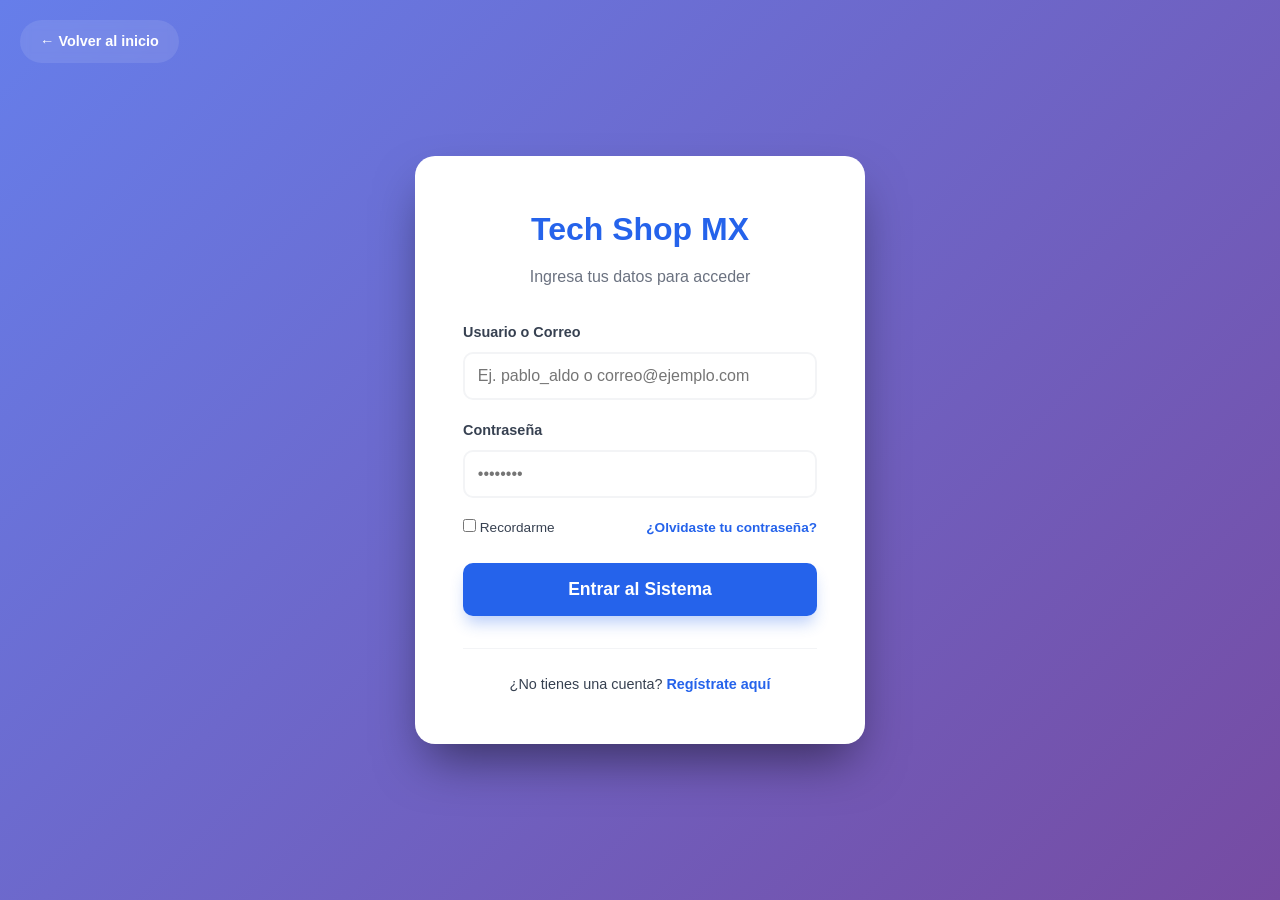
<file: PROYECTO/iniciosesion.html>
<!DOCTYPE html>
<html lang="es">
<head>
    <meta charset="UTF-8">
    <meta name="viewport" content="width=device-width, initial-scale=1.0">
    <title>Tech Shop MX - Iniciar Sesión</title>
    <link rel="stylesheet" href="CSS/estilos.css">
</head>
<body class="login-page">

    <a href="Pagina_Principal.html" class="back-home">← Volver al inicio</a>

    <div class="login-container">
        <div class="login-box">
            <h1>Tech Shop MX</h1>
            <p class="login-welcome">Ingresa tus datos para acceder</p>

            <form action="#" class="login-form">
                <div class="input-group">
                    <label for="identificador">Usuario o Correo</label>
                    <input type="text" id="identificador" placeholder="Ej. pablo_aldo o correo@ejemplo.com" required>
                </div>

                <div class="input-group">
                    <label for="password">Contraseña</label>
                    <input type="password" id="password" placeholder="••••••••" required>
                </div>

                <div class="form-options">
                    <label class="remember-me">
                        <input type="checkbox"> Recordarme
                    </label>
                    <a href="#" class="forgot-link">¿Olvidaste tu contraseña?</a>
                </div>

                <button type="submit" class="btn btn-login">Entrar al Sistema</button>
            </form>

            <div class="login-footer">
                <p>¿No tienes una cuenta? <a href="registro.html">Regístrate aquí</a></p>
            </div>
        </div>
    </div>

    <script src="JS/script.js"></script>
</body>
</html>
</file>
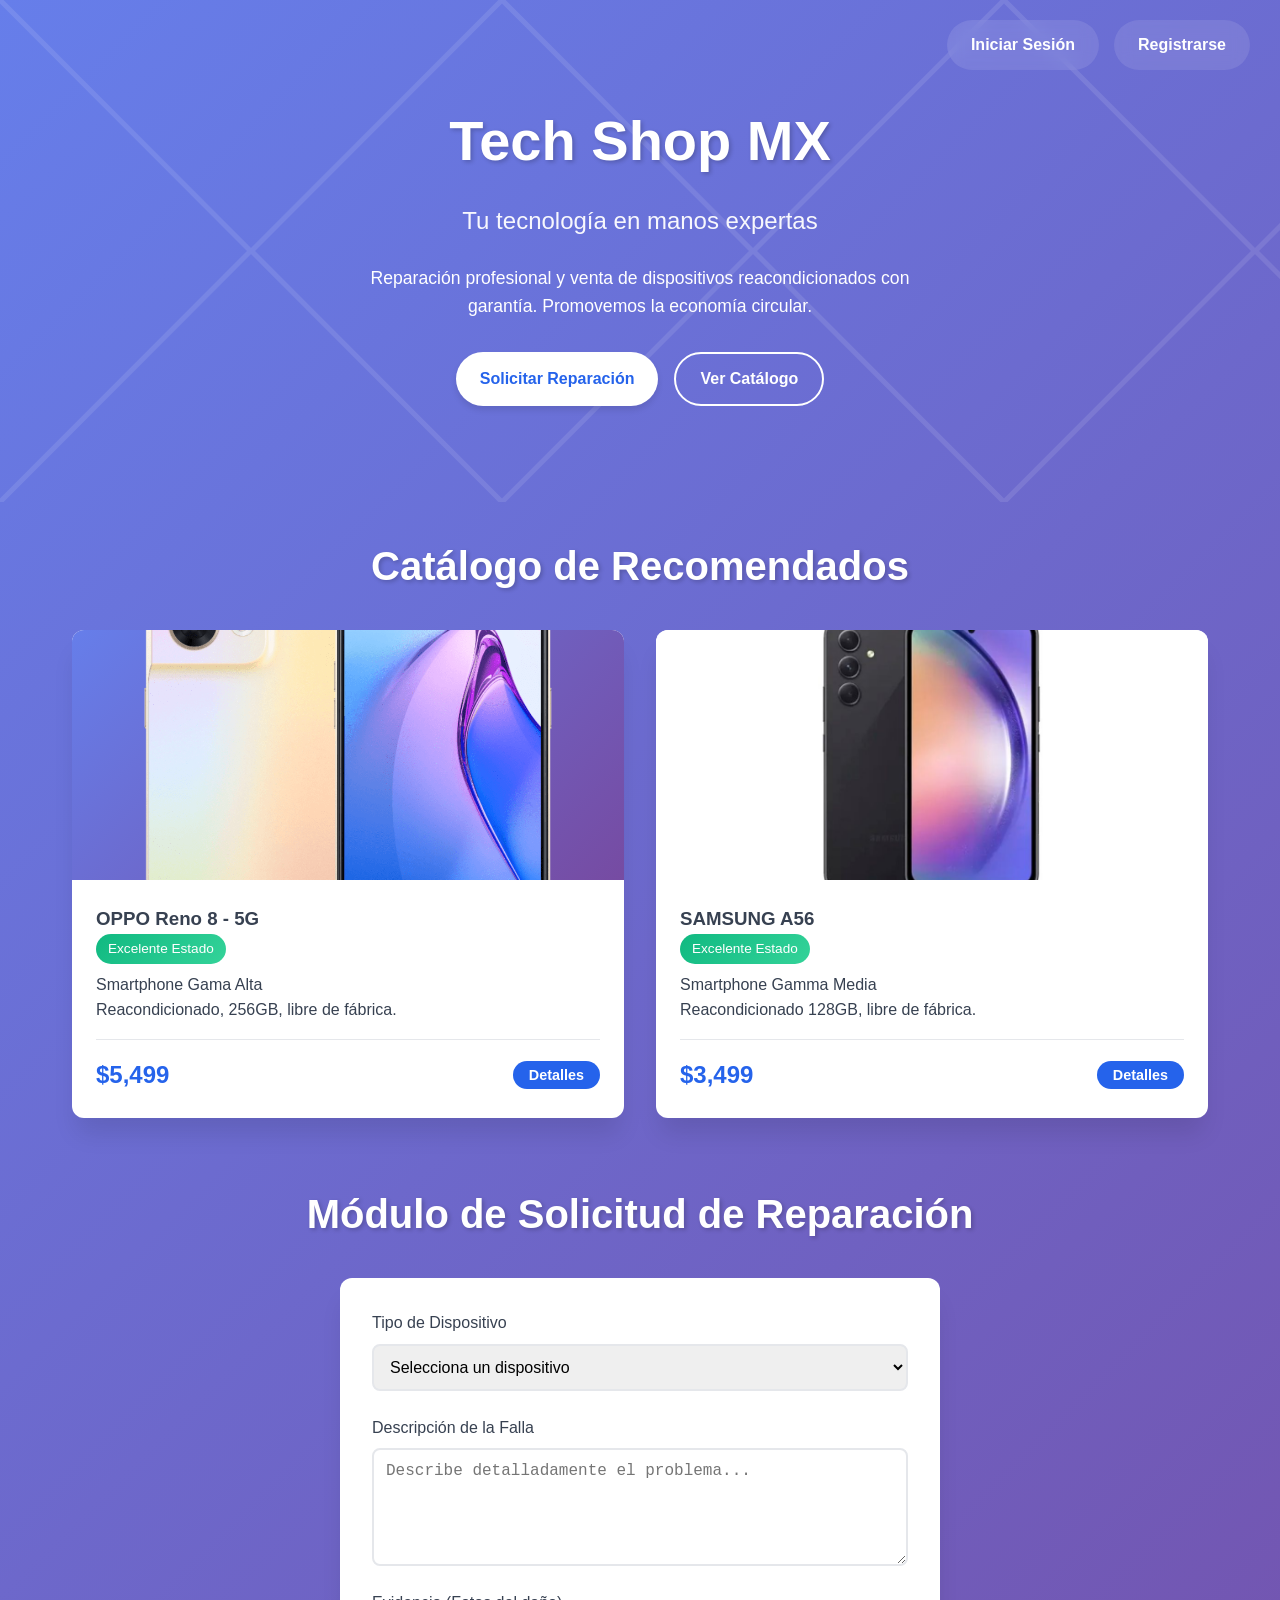
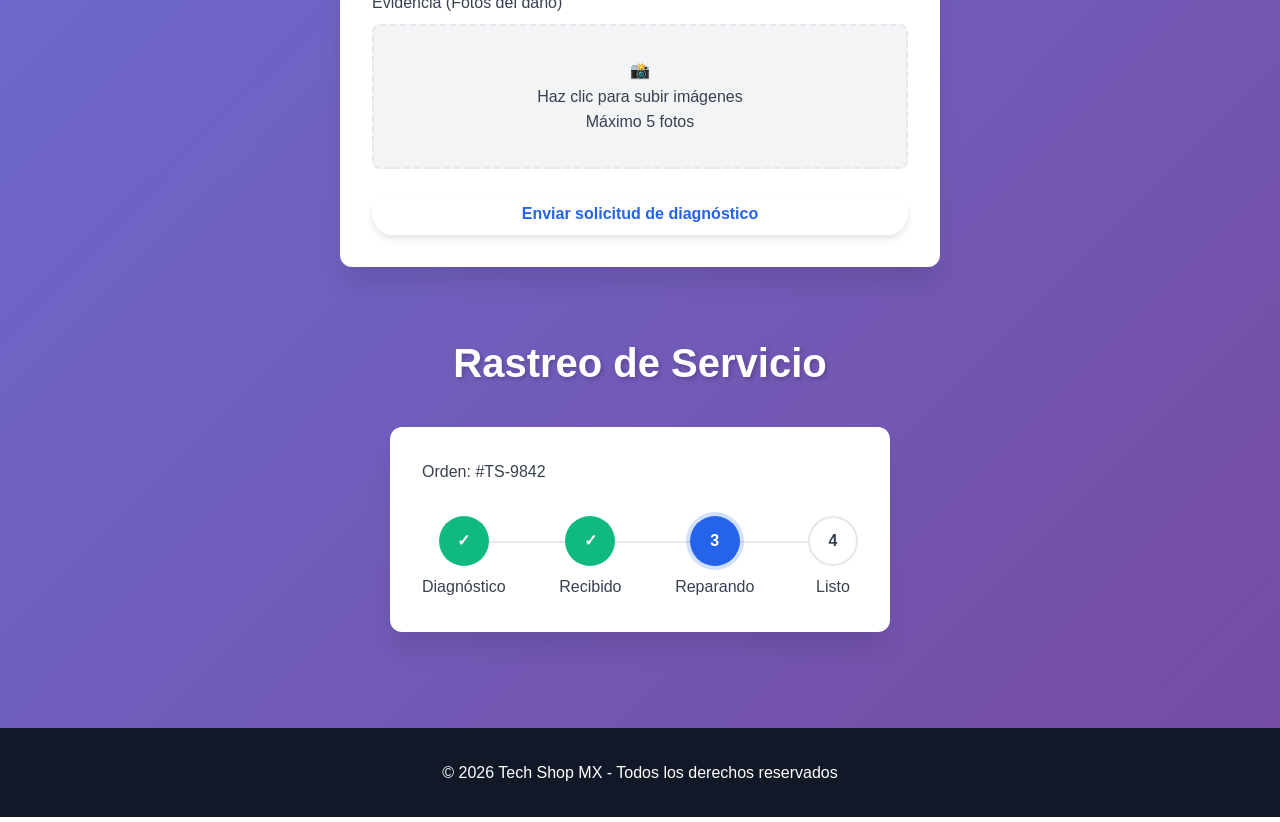
<file: PROYECTO/Pagina_Principal.html>
<!DOCTYPE html>
<html lang="es">
<head>
    <meta charset="UTF-8">
    <meta name="viewport" content="width=device-width, initial-scale=1.0">
    <title>Tech Shop MX</title>
    <link rel="stylesheet" href="CSS/estilos.css">
</head>
<body>
    <header class="hero">
        <nav class="top-nav">
            <div class="nav-buttons">
                <a href="iniciosesion.html" class="btn btn-nav">Iniciar Sesión</a>
                <a href="registro.html" class="btn btn-nav">Registrarse</a>
            </div>
        </nav>

        <div class="hero-content">
            <h1 class="hero-title">Tech Shop MX</h1>
            <p class="hero-subtitle">Tu tecnología en manos expertas</p>
            <p class="hero-description">Reparación profesional y venta de dispositivos reacondicionados con garantía. Promovemos la economía circular.</p>
            <div class="hero-buttons">
                <button class="btn btn-primary">Solicitar Reparación</button>
                <a href="catalogo.html" class="btn btn-secondary">Ver Catálogo</a>
            </div>
        </div>
    </header>

    <main>
        <section class="catalog">
            <h2 class="section-title">Catálogo de Recomendados</h2>
            <div class="products-grid">
                <article class="product-card">
                    <div class="product-image">
                        <img src="Img/oppo-reno8-5g.png" alt="OPPO Reno 8 - 5G">
                    </div>
                    <div class="product-info">
                        <h3 class="product-title">OPPO Reno 8 - 5G</h3>
                        <span class="product-badge">Excelente Estado</span>
                        <p class="product-category">Smartphone Gama Alta</p>
                        <p class="product-description">Reacondicionado, 256GB, libre de fábrica.</p>
                        <div class="product-footer">
                            <span class="product-price">$5,499</span>
                            <button class="btn btn-small">Detalles</button>
                        </div>
                    </div>
                </article>

                <article class="product-card">
                    <div class="product-image">
                        <img src="Img/Samsung-A56.jpg.jpeg" alt="SAMSUNG A56">
                    </div>
                    <div class="product-info">
                        <h3 class="product-title">SAMSUNG A56</h3>
                        <span class="product-badge">Excelente Estado</span>
                        <p class="product-category">Smartphone Gamma Media</p>
                        <p class="product-description">Reacondicionado 128GB, libre de fábrica.</p>
                        <div class="product-footer">
                            <span class="product-price">$3,499</span>
                            <button class="btn btn-small">Detalles</button>
                        </div>
                    </div>
                </article>
            </div>
        </section>

        <section class="repair-section">
            <h2 class="section-title">Módulo de Solicitud de Reparación</h2>
            <div class="form-container">
                <form class="repair-form">
                    <div class="form-group">
                        <label for="tipo-dispositivo">Tipo de Dispositivo</label>
                        <select id="tipo-dispositivo" name="tipo-dispositivo" class="form-control">
                            <option>Selecciona un dispositivo</option>
                            <option>Laptop</option>
                            <option>Smartphone</option>
                            <option>Tablet</option>
                            <option>Audifonos</option>
                        </select>
                    </div>

                    <div class="form-group">
                        <label for="descripcion-falla">Descripción de la Falla</label>
                        <textarea id="descripcion-falla" name="descripcion-falla" class="form-control" rows="5" placeholder="Describe detalladamente el problema..."></textarea>
                    </div>

                    <div class="form-group">
                        <label>Evidencia (Fotos del daño)</label>
                        <div class="file-upload" onclick="document.getElementById('evidencia').click()">
                            <span class="upload-icon">📸</span>
                            <p>Haz clic para subir imágenes</p>
                            <span class="upload-hint">Máximo 5 fotos</span>
                        </div>
                        <input type="file" id="evidencia" name="evidencia" multiple accept="image/*" style="display:none;">
                    </div>

                    <button type="submit" class="btn btn-primary btn-full">Enviar solicitud de diagnóstico</button>
                </form>
            </div>
        </section>

        <section class="tracking-section">
            <h2 class="section-title">Rastreo de Servicio</h2>
            <div class="tracking-card">
                <div class="order-info">
                    <span class="order-label">Orden:</span>
                    <span class="order-number">#TS-9842</span>
                </div>
                
                <div class="tracking-steps">
                    <div class="tracking-step">
                        <div class="step-indicator completed">✓</div>
                        <span class="step-label">Diagnóstico</span>
                    </div>
                    <div class="tracking-step">
                        <div class="step-indicator completed">✓</div>
                        <span class="step-label">Recibido</span>
                    </div>
                    <div class="tracking-step">
                        <div class="step-indicator active">3</div>
                        <span class="step-label">Reparando</span>
                    </div>
                    <div class="tracking-step">
                        <div class="step-indicator">4</div>
                        <span class="step-label">Listo</span>
                    </div>
                </div>
            </div>
        </section>
    </main>

    <footer class="footer">
        <p>&copy; 2026 Tech Shop MX - Todos los derechos reservados</p>
    </footer>
    <script src="JS/script.js"></script>
</body>
</html>
</file>
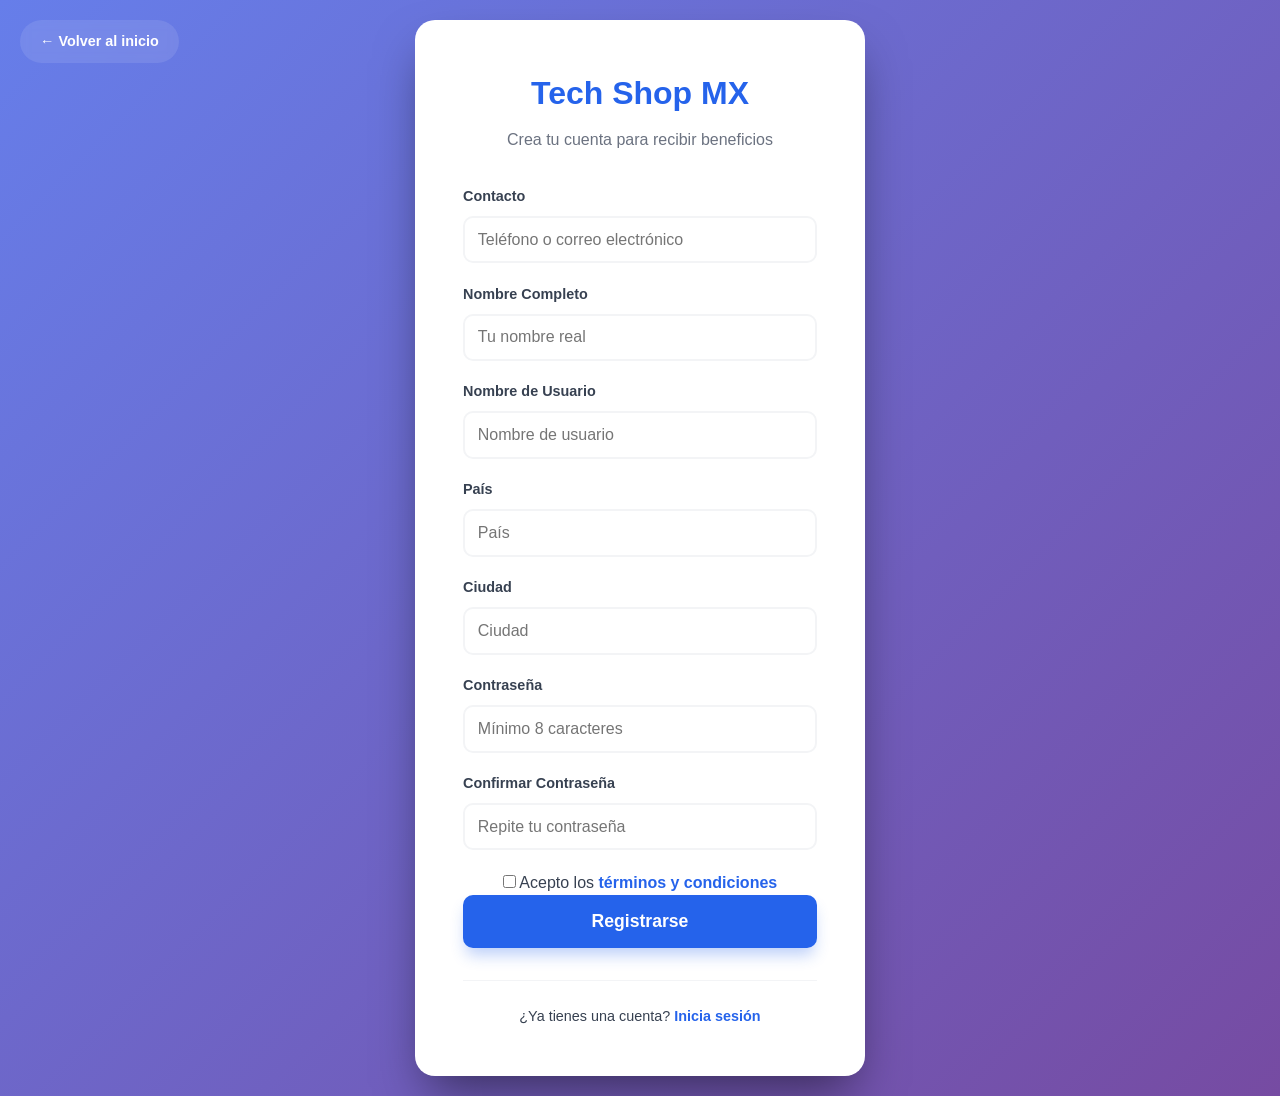
<file: PROYECTO/registro.html>
<!DOCTYPE html>
<html lang="es">
<head>
    <meta charset="UTF-8">
    <meta name="viewport" content="width=device-width, initial-scale=1.0">
    <title>Tech Shop MX - Registro</title>
    <link rel="stylesheet" href="CSS/estilos.css">
</head>
<body class="login-page">

    <a href="Pagina_Principal.html" class="back-home">← Volver al inicio</a>

    <div class="login-container">
        <div class="login-box">
            <h1>Tech Shop MX</h1>
            <p class="login-welcome">Crea tu cuenta para recibir beneficios</p>

            <form action="/procesar_registro" method="POST" class="login-form">
                
                <div class="input-group">
                    <label>Contacto</label>
                    <input type="text" name="contacto" placeholder="Teléfono o correo electrónico" required>
                </div>

                <div class="input-group">
                    <label>Nombre Completo</label>
                    <input type="text" name="nombre_completo" placeholder="Tu nombre real" required>
                </div>

                <div class="input-group">
                    <label>Nombre de Usuario</label>
                    <input type="text" name="username" placeholder="Nombre de usuario" required>
                </div>

                <div class="form-row">
                    <div class="input-group">
                        <label>País</label>
                        <input type="text" name="pais" placeholder="País" required>
                    </div>
                    <div class="input-group">
                        <label>Ciudad</label>
                        <input type="text" name="ciudad" placeholder="Ciudad" required>
                    </div>
                </div>

                <div class="input-group">
                    <label>Contraseña</label>
                    <input type="password" name="password" placeholder="Mínimo 8 caracteres" required>
                </div>

                <div class="input-group">
                    <label>Confirmar Contraseña</label>
                    <input type="password" name="confirm_password" placeholder="Repite tu contraseña" required>
                </div>

                <div class="checkbox-group">
                    <input type="checkbox" id="terms" required>
                    <label for="terms">Acepto los <a href="#" class="forgot-link">términos y condiciones</a></label>
                </div>

                <button type="submit" class="btn btn-login">Registrarse</button>
            </form>

            <div class="login-footer">
                <p>¿Ya tienes una cuenta? <a href="iniciosesion.html">Inicia sesión</a></p>
            </div>
        </div>
    </div>

    <script src="JS/script.js"></script>
</body>
</html>
</file>
<file: PROYECTO/CSS/estilos.css>
/*ESTILOS BASE Y VARIABLES*/
:root {
    --primary-color: #2563eb;
    --secondary-color: #7c3aed;
    --success-color: #10b981;
    --danger-color: #ef4444;
    --warning-color: #f59e0b;
    --dark-color: #1f2937;
    --light-color: #f3f4f6;
    --text-color: #374151;
    --border-color: #e5e7eb;
    --shadow: 0 10px 25px -5px rgba(0, 0, 0, 0.1);
    --shadow-lg: 0 20px 25px -5px rgba(0, 0, 0, 0.1);
    --border-radius: 12px;
}

* {
    margin: 0;
    padding: 0;
    box-sizing: border-box;
}

body {
    font-family: 'Segoe UI', Tahoma, Geneva, Verdana, sans-serif;
    line-height: 1.6;
    color: var(--text-color);
    background: linear-gradient(135deg, #667eea 0%, #764ba2 100%);
    min-height: 100vh;
}

/* =========================================
   NAVEGACIÓN SUPERIOR (Login/Registro)
   ========================================= */
.top-nav {
    position: absolute;
    top: 20px;
    right: 30px;
    z-index: 10;
}

.nav-buttons {
    display: flex;
    gap: 15px;
}

.btn-nav {
    padding: 0.6rem 1.2rem;
    font-size: 0.9rem;
    border: 1px solid rgba(255, 255, 255, 0.4);
    background: rgba(255, 255, 255, 0.1);
    color: white;
    backdrop-filter: blur(8px);
    text-decoration: none;
    border-radius: 50px;
    font-weight: 600;
    transition: all 0.3s ease;
}

.btn-nav:hover {
    background: white;
    color: var(--primary-color);
    transform: translateY(-2px);
}

/* =========================================
   HEADER / HERO SECTION
   ========================================= */
.hero {
    color: white;
    padding: 6rem 2rem;
    text-align: center;
    position: relative;
    overflow: hidden;
}

.hero::before {
    content: '';
    position: absolute;
    top: 0; left: 0; right: 0; bottom: 0;
    background: url('data:image/svg+xml,<svg xmlns="http://www.w3.org/2000/svg" viewBox="0 0 100 100" fill="rgba(255,255,255,0.05)"><path d="M0 0 L100 100 M100 0 L0 100" stroke="rgba(255,255,255,0.1)" stroke-width="1"/></svg>');
    pointer-events: none;
}

.hero-content {
    max-width: 800px;
    margin: 0 auto;
    position: relative;
    z-index: 1;
}

.hero-title {
    font-size: 3.5rem;
    font-weight: 800;
    margin-bottom: 1rem;
    text-shadow: 2px 2px 4px rgba(0, 0, 0, 0.2);
}

.hero-subtitle {
    font-size: 1.5rem;
    margin-bottom: 1.5rem;
    opacity: 0.95;
}

.hero-description {
    font-size: 1.1rem;
    margin-bottom: 2rem;
    max-width: 600px;
    margin-left: auto;
    margin-right: auto;
}

.hero-buttons {
    display: flex;
    gap: 1rem;
    justify-content: center;
    flex-wrap: wrap;
}

/* BOTONES GENERALES */
.btn {
    padding: 0.75rem 1.5rem;
    border: none;
    border-radius: 50px;
    font-size: 1rem;
    font-weight: 600;
    cursor: pointer;
    transition: all 0.3s ease;
    text-decoration: none;
    display: inline-block;
}

.btn-primary {
    background: white;
    color: var(--primary-color);
    box-shadow: 0 4px 6px rgba(0, 0, 0, 0.1);
}

.btn-primary:hover {
    transform: translateY(-2px);
    background: var(--primary-color);
    color: white;
}

.btn-secondary {
    background: transparent;
    color: white;
    border: 2px solid white;
}

.btn-secondary:hover {
    background: white;
    color: var(--primary-color);
}

.btn-small {
    padding: 0.4rem 1rem;
    font-size: 0.9rem;
    background: var(--primary-color);
    color: white;
}

.btn-full { width: 100%; }

/*CONTENIDO PRINCIPAL Y SECCIONES*/
main {
    max-width: 1200px;
    margin: 0 auto;
    padding: 2rem;
}

.section-title {
    font-size: 2.5rem;
    font-weight: 700;
    margin-bottom: 2rem;
    color: white;
    text-align: center;
    text-shadow: 2px 2px 4px rgba(0, 0, 0, 0.2);
}

/* CATÁLOGO */
.products-grid {
    display: grid;
    grid-template-columns: repeat(auto-fit, minmax(300px, 1fr));
    gap: 2rem;
    margin-bottom: 4rem;
}

.product-card {
    background: white;
    border-radius: var(--border-radius);
    overflow: hidden;
    box-shadow: var(--shadow-lg);
    transition: transform 0.3s ease;
}

.product-card:hover { transform: translateY(-5px); }

.product-image {
    width: 100%;
    height: 250px;
    background: linear-gradient(135deg, #667eea 0%, #764ba2 100%);
    display: flex;
    align-items: center;
    justify-content: center;
    overflow: hidden;
}

.product-image img {
    width: 100%;
    height: 100%;
    object-fit: cover;
    transition: transform 0.5s ease;
}

.product-card:hover .product-image img { transform: scale(1.1); }

.product-info { padding: 1.5rem; }

.product-badge {
    display: inline-block;
    padding: 0.25rem 0.75rem;
    background: linear-gradient(135deg, #10b981 0%, #34d399 100%);
    color: white;
    border-radius: 50px;
    font-size: 0.85rem;
    margin-bottom: 0.5rem;
}

.product-price {
    font-size: 1.5rem;
    font-weight: 700;
    color: var(--primary-color);
}

.product-footer {
    display: flex;
    justify-content: space-between;
    align-items: center;
    margin-top: 1rem;
    padding-top: 1rem;
    border-top: 1px solid var(--border-color);
}

/* FORMULARIO DE REPARACIÓN */
.form-container {
    background: white;
    border-radius: var(--border-radius);
    padding: 2rem;
    box-shadow: var(--shadow-lg);
    max-width: 600px;
    margin: 0 auto 4rem auto;
}

.repair-form { display: flex; flex-direction: column; gap: 1.5rem; }

.form-group { display: flex; flex-direction: column; gap: 0.5rem; }

.form-control {
    padding: 0.75rem;
    border: 2px solid var(--border-color);
    border-radius: 8px;
    font-size: 1rem;
    transition: border-color 0.3s;
}

.form-control:focus {
    outline: none;
    border-color: var(--primary-color);
}

.file-upload {
    border: 2px dashed var(--border-color);
    border-radius: 8px;
    padding: 2rem;
    text-align: center;
    cursor: pointer;
    background: var(--light-color);
    transition: all 0.3s;
}

.file-upload:hover {
    border-color: var(--primary-color);
    background: rgba(37, 99, 235, 0.05);
}

/* RASTREO */
.tracking-card {
    background: white;
    border-radius: var(--border-radius);
    padding: 2rem;
    max-width: 500px;
    margin: 0 auto;
    box-shadow: var(--shadow-lg);
}

.tracking-steps {
    display: flex;
    justify-content: space-between;
    position: relative;
    margin-top: 2rem;
}

.tracking-steps::before {
    content: '';
    position: absolute;
    top: 25px; left: 50px; right: 50px;
    height: 2px;
    background: var(--border-color);
}

.tracking-step {
    display: flex;
    flex-direction: column;
    align-items: center;
    position: relative;
    z-index: 2;
}

.step-indicator {
    width: 50px;
    height: 50px;
    border-radius: 50%;
    background: white;
    border: 2px solid var(--border-color);
    display: flex;
    align-items: center;
    justify-content: center;
    font-weight: bold;
    margin-bottom: 0.5rem;
}

.step-indicator.completed {
    background: var(--success-color);
    color: white;
    border-color: transparent;
}

.step-indicator.active {
    background: var(--primary-color);
    color: white;
    border-color: transparent;
    box-shadow: 0 0 0 4px rgba(37, 99, 235, 0.2);
}

/* FOOTER */
.footer {
    background: #111827;
    color: white;
    text-align: center;
    padding: 2rem;
    margin-top: 4rem;
}

/* RESPONSIVE */
@media (max-width: 768px) {
    .top-nav {
        position: relative;
        top: 0; right: 0;
        margin-bottom: 2rem;
        display: flex;
        justify-content: center;
    }
    .hero-title { font-size: 2.5rem; }
}
/* ESTILOS ESPECÍFICOS PARA LOGIN*/

.login-page {
    display: flex;
    justify-content: center;
    align-items: center;
    min-height: 100vh;
    background: linear-gradient(135deg, #667eea 0%, #764ba2 100%);
    padding: 20px;
}

/* Botón de volver */
.back-home {
    position: absolute;
    top: 20px;
    left: 20px;
    color: white;
    text-decoration: none;
    font-weight: 600;
    font-size: 0.9rem;
    background: rgba(255, 255, 255, 0.1);
    padding: 10px 20px;
    border-radius: 50px;
    backdrop-filter: blur(5px);
    transition: 0.3s;
}

.back-home:hover {
    background: white;
    color: var(--primary-color);
}

/* Caja de Login */
.login-container {
    width: 100%;
    max-width: 450px;
}

.login-box {
    background: white;
    padding: 3rem;
    border-radius: 20px;
    box-shadow: 0 25px 50px -12px rgba(0, 0, 0, 0.5);
    text-align: center;
}

.login-box h1 {
    color: var(--primary-color);
    margin-bottom: 0.5rem;
    font-size: 2rem;
}

.login-welcome {
    color: #6b7280;
    margin-bottom: 2rem;
}

/* Campos de Formulario */
.input-group {
    text-align: left;
    margin-bottom: 1.2rem;
}

.input-group label {
    display: block;
    font-weight: 600;
    margin-bottom: 0.5rem;
    font-size: 0.9rem;
}

.input-group input {
    width: 100%;
    padding: 0.8rem;
    border: 2px solid #f3f4f6;
    border-radius: 10px;
    font-size: 1rem;
    transition: 0.3s;
}

.input-group input:focus {
    outline: none;
    border-color: var(--primary-color);
    background: rgba(37, 99, 235, 0.02);
}

/* Opciones extra */
.form-options {
    display: flex;
    justify-content: space-between;
    align-items: center;
    font-size: 0.85rem;
    margin-bottom: 1.5rem;
}

.forgot-link {
    color: var(--primary-color);
    text-decoration: none;
    font-weight: 600;
}

.forgot-link:hover { text-decoration: underline; }

/* Botón de login */
.btn-login {
    width: 100%;
    padding: 1rem;
    background: var(--primary-color);
    color: white;
    border-radius: 10px;
    font-size: 1.1rem;
    box-shadow: 0 10px 15px -3px rgba(37, 99, 235, 0.3);
}

.btn-login:hover {
    background: var(--secondary-color);
    transform: scale(1.02);
}

.login-footer {
    margin-top: 2rem;
    padding-top: 1.5rem;
    border-top: 1px solid #f3f4f6;
    font-size: 0.9rem;
}

.login-footer a {
    color: var(--primary-color);
    font-weight: 700;
    text-decoration: none;
}
</file>
